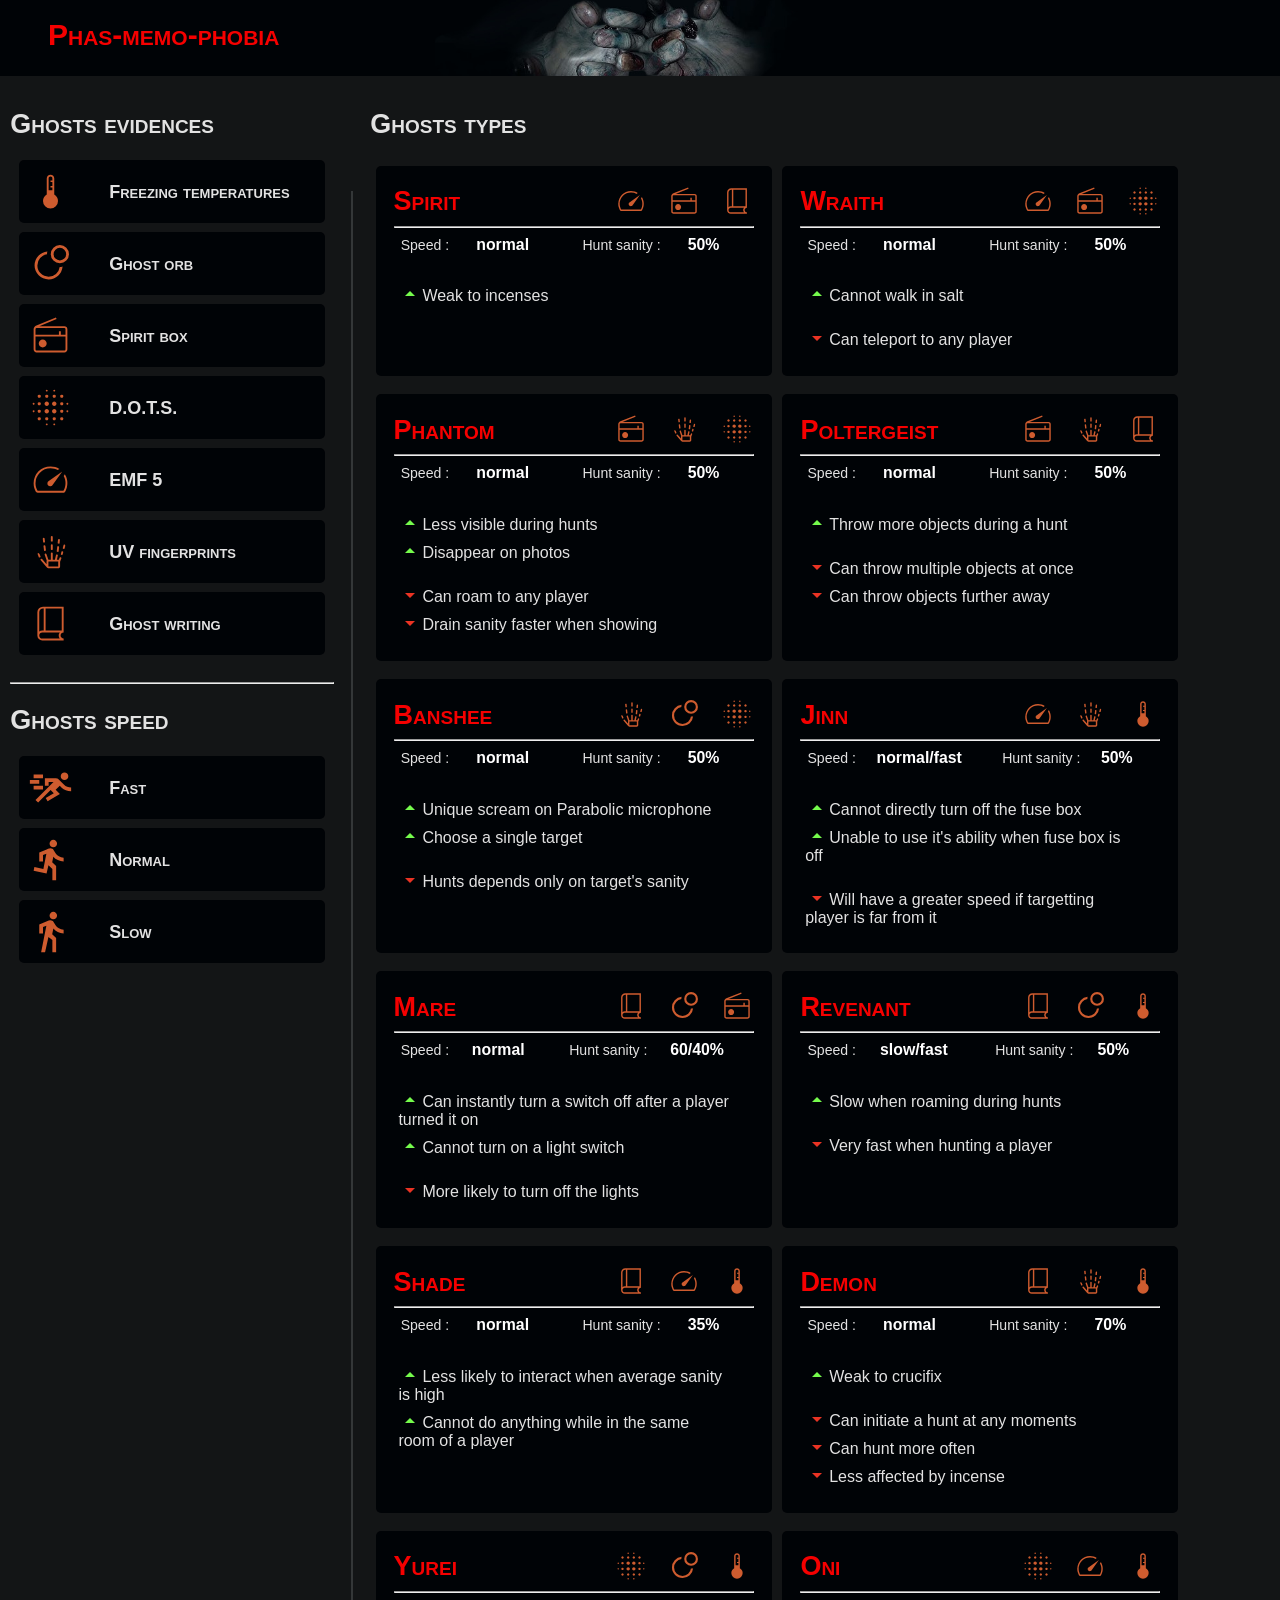
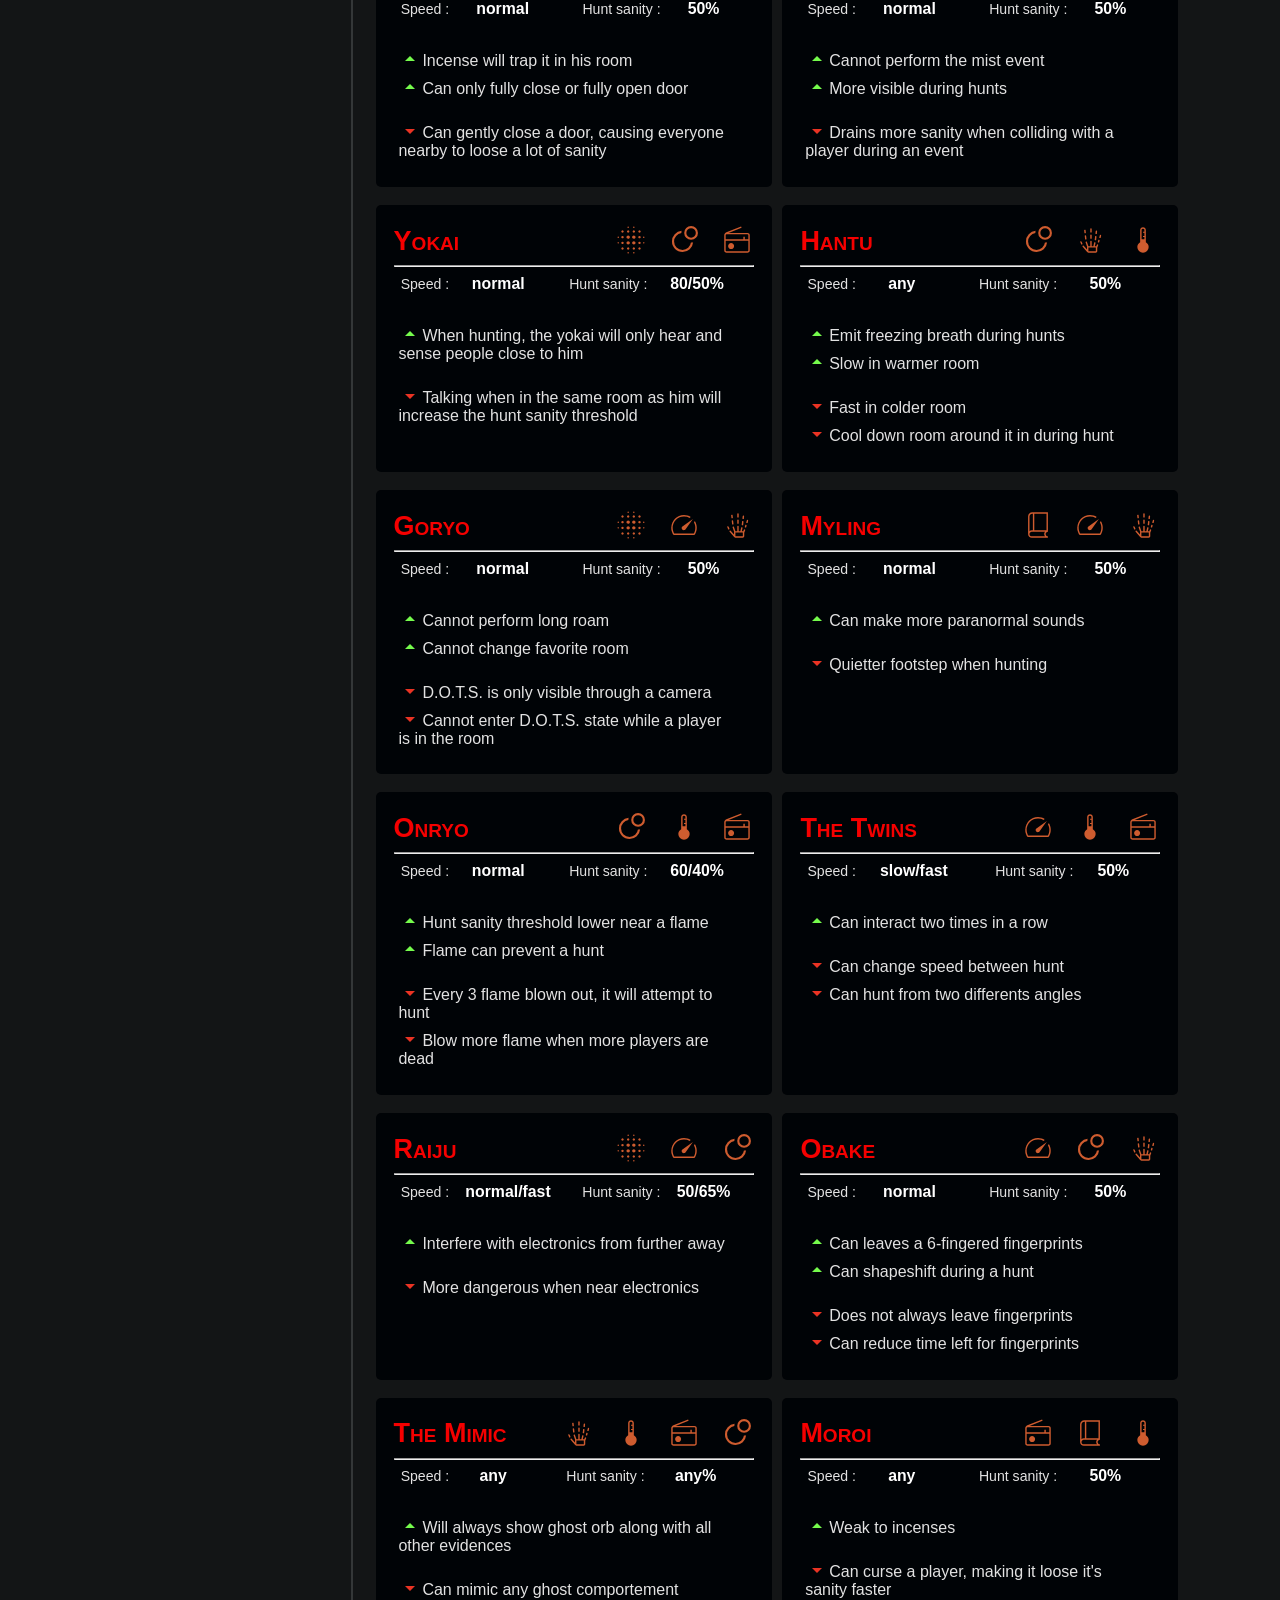
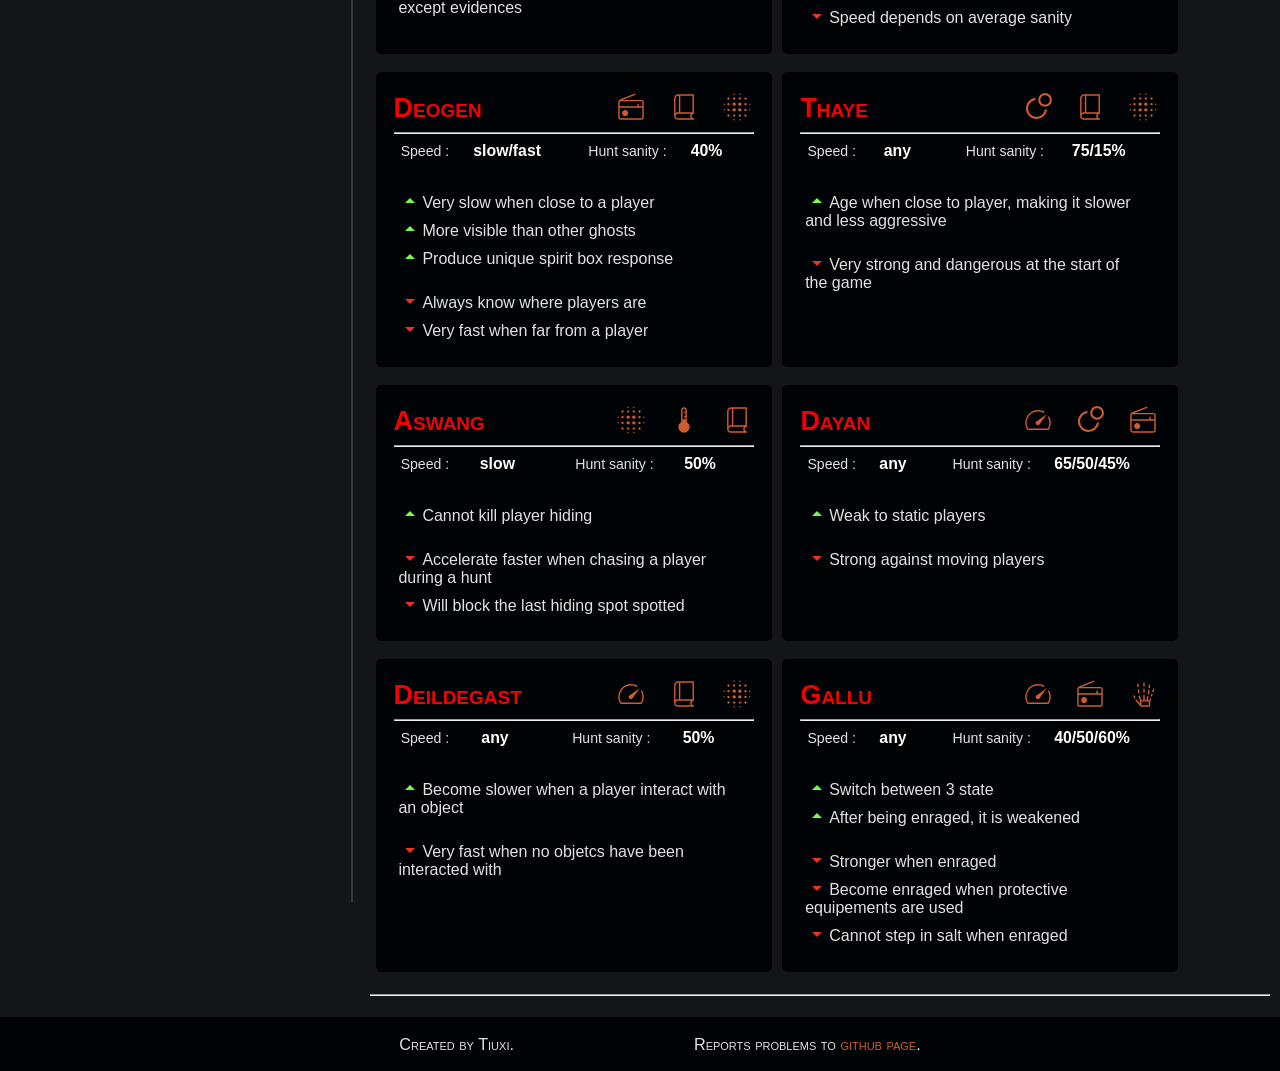
<file: phasmoGuide/index.html>
<!DOCTYPE html>
<html lang="en">
<head>
    <link rel="stylesheet" href="style.css">
    <link rel="stylesheet"
        href="https://fonts.googleapis.com/css2?family=Material+Symbols+Outlined:opsz,wght,FILL,GRAD@24,100,0,0&icon_names=book_2" />
    <script type="module" src="main.js"></script>

    <meta charset="UTF-8">
    <meta name="viewport" content="width=device-width, initial-scale=1.0">
    <link rel="shortcut icon" href="src/selected_book.svg">
    <title>Phas-memo-phobia</title>
</head>
<body>
    <header>
        <h1>Phas-memo-phobia</h1>
    </header>

    <main>
        <aside>
            <h2>Ghosts evidences</h2>
        
            <div id="evidenceSelector">
                <article id="temp">
                    <img src="src/thermometer.svg" alt="thermometer">
                    <p>Freezing temperatures</p>
                </article>
                <article id="orb">
                    <img src="src/orb.svg" alt="orb">
                    <p>Ghost orb</p>
                </article>
                <article id="box">
                    <img src="src/radio.svg" alt="radio">
                    <p>Spirit box</p>
                </article>
                <article id="dots">
                    <img src="src/dots.svg" alt="dots">
                    <p>D.O.T.S.</p>
                </article>
                <article id="emf">
                    <img src="src/emfLevel.svg" alt="emf level">
                    <p>EMF 5</p>
                </article>
                <article id="uv">
                    <img src="src/hand.svg" alt="hand">
                    <p>UV fingerprints</p>
                </article>
                <article id="book">
                    <img src="src/book.svg" alt="book">
                    <p>Ghost writing</p>
                </article>
            </div>

            <hr>
            <h2>Ghosts speed</h2>
            <div id="speedSelector">
                <article id="fast">
                    <img src="src/fastWalk.svg" alt="fastWalk">
                    <p>Fast</p>
                </article>
                <article id="normal">
                    <img src="src/normalWalk.svg" alt="normalWalk">
                    <p>Normal</p>
                </article>
                <article id="slow">
                    <img src="src/slowWalk.svg" alt="slowWalk">
                    <p>Slow</p>
                </article>
            </div>
        </aside>

        <span class="hr"><p></p></span>
        
        <section>
            <h2>Ghosts types</h2>
            <div id="ghostsContainer"></div>
            <hr>
            <div id="eliminatedGhosts"></div>
        </section>
    </main>

    <div id="details">
        <article>
            <section class="title">
                <h2></h2>
                <ul></ul>
                <button></button>
            </section>
            <section class="misc">
                <section class="speed"></section>
                <div class="hr"><p></p></div>
                <section class="huntSanity"></section>
                <div class="hr"><p></p></div>
                <section class="forcedEv"></section>
            </section>

            <hr>
            <h3>Traits / abilities :</h3>
            <section class="traits">

            </section>

            <hr>
            <h3>Strategies :</h3>
            <section class="strats">

            </section>
        </article>
    </div>

    <footer>
        <ul>
            <li>Created by Tiuxi.</li>
            <li>Reports problems to <a href="https://github.com/Tiuxi/Tiuxi.github.io" target="_blank">github page</a>.</li>
        </ul>
    </footer>
</body>
</html>
</file>
<file: phasmoGuide/style.css>
:root {
    --text-color: #e2e2e2;
    --background-color: #131516;
    --header-color: #000306;
    --background-second: #343738;
    --primary-color: #ce5c2f;
    --secondary-color: #565a1e81;
    --accent-color: #f50000;
}

a:link,
a:visited,
a:active {
    text-decoration: none;
    color: var(--primary-color);
}

a:hover {
    text-decoration: underline;
    color: var(--accent-color);
}

.hr {
    display: flex;
    align-items: center;
    justify-content: center;

    & > p {
        border-left: solid 2px var(--background-second);
        height: 95%;
    }
}

body {
    margin: 0;
    color: var(--text-color);
    background-color: var(--background-color);
    font: small-caps 400 18px/1 sans-serif;

    & > header {
        display: flex;
        background-color: var(--header-color);
        background-image: url(src/phasmo.jpg);
        background-size: auto 14em;
        background-repeat: no-repeat;
        background-position: center;
        height: 4.2em;

        & > h1 {
            margin-left: 3rem;
            font: small-caps bold 30px/1 sans-serif;
            color: var(--accent-color);
        }
    }

    & > main {
        min-height: calc(100vh - 4.2em - 3em);

        display: grid;
        grid-template-columns: 18em 2em calc(97vw - 19em);
        justify-content: center;
        padding-left: 2vw;
        padding-right: 2vw;
        padding-top: 1vw;
        padding-bottom: 1vw;

        & > aside {

            /* & > h2 {} */

            & > hr {
                margin-top: 1.5em;
            }

            & > div {
                & > article {
                    display: flex;
                    gap: 2em;
                    align-items: center;
                    margin: .5em;
                    background-color: var(--header-color);
                    border-radius: 5px;
                    padding: 0.5em;
                    height: 2.5em;
                    font-weight: bolder;
                    cursor: pointer;
                    transition: 0.2s;

                    & > img {
                        height: 2.5em;
                    }
                }

                & > .selected {
                    color: var(--accent-color);
                    background-color: var(--header-color);
                }
            }
        }

        & > section {

            /* & > h2 {} */

            & > #ghostsContainer > div > article {
                background-color: var(--header-color);
            }

            & > #eliminatedGhosts > div > article {
                background-color: var(--background-second);
            }

            & > div {
                display: flex;
                flex-wrap: wrap;

                & > div {
                    & > article {
                        height: calc(100% - 3em);
                        margin: 0.3em;
                        border-radius: 5px;
                        padding: 1em;
                        width: 20em;
                        cursor: pointer;

                        & > .title {
                            display: flex;
                            justify-content: space-between;
                            align-items: center;

                            & > h3 {
                                margin: 0;
                                font-size: 1.5em;
                                color: var(--accent-color);
                            }

                            & > ul {
                                margin: 0;
                                display: flex;
                                gap: 1.5em;
                                list-style: none;
                                font-size: 0.7em;
                                padding-left: 0;

                                & > li > img {
                                    height: 2.7em;
                                }
                            }
                        }

                        & > hr {
                            margin-top: 0.3em;
                            margin-bottom: 0;
                        }

                        & > .baseInfos {
                            display: flex;
                            align-items: center;
                            justify-content: space-between;
                            margin: 0;

                            & > p {
                                margin: 0.5em;
                                font:
                                    0.88rem "Fira Sans",
                                    sans-serif;
                            }

                            & .speed, & .sanity {
                                margin-top: 0.5em;
                                font-size: 0.88em;
                                font-weight: bolder;
                                color: #fff;
                            }
                        }

                        & > .infos {
                            font:
                                1rem "Fira Sans",
                                sans-serif;

                            & > ul {
                                padding-left: 0.3em;
                                padding-right: 1.5em;
                            }

                            & > .power {
                                & > li {
                                    list-style: none;
                                }

                                & > li::before {
                                    content: "";
                                    display: inline-block;
                                    height: 1.5em;
                                    width: 1.5em;
                                    background-image: url(src/power.svg);
                                    background-position: center;
                                    background-position-y: 0.3em;
                                }
                            }

                            & > .weakness {
                                & > li {
                                    list-style: none;
                                }

                                & > li::before {
                                    content: "";
                                    display: inline-block;
                                    height: 1.5em;
                                    width: 1.5em;
                                    background-image: url(src/weakness.svg);
                                    background-position: center;
                                    background-position-y: 0.3em;
                                }
                            }
                        }
                    }
                }
            }
        }
    }

    & > #details {
        position: fixed;
        top: 0;
        left: 0;
        height: 100%;
        width: 100%;
        background-color: rgba(0, 0, 0, 0.5);
        display: flex;
        justify-content: center;
        align-items: center;

        & > article {
            background-color: var(--background-color);
            height: fit-content;
            width: 80vw;
            padding: 2em;

            & > .title {
                display: grid;
                grid-template-columns: 22em calc(100% - 25em) 3em;
                align-items: center;
                margin-bottom: 1em;

                & > h2 {
                    text-align: center;
                    font-size: 4em;
                    margin: 0;
                    color: var(--accent-color);
                }

                & > ul {
                    display: grid;
                    grid-template-columns: 33% 33% 33%;
                    list-style: none;
                    align-items: center;
                    padding-right: 10%;
                    padding-left: 10%;
                    margin: 0;

                    & > li {
                        text-align: center;

                        & > img {
                            width: 3em;
                        }
                    }
                }

                & > button {
                    margin-bottom: auto;
                    background-color: var(--background-color);
                    border: 0;
                    height: 4em;
                    width: 4em;
                    background-image: url(src/close.svg);
                    background-size: 4em 4em;
                }
            }

            & > .misc {
                display: grid;
                grid-template-columns: 33% 1em 33% 1em 33%;
                justify-content: center;
                margin-bottom: 0.5em;

                & > section {
                    display: flex;
                    justify-content: center;
                    font-size: 1.1em;
                    font:
                        1.1rem "Fira Sans",
                        sans-serif;

                    & > .value {
                        font-weight: bolder;
                        font-size: 1.15em;
                        margin-left: 1em;
                    }
                }
            }

            & > .traits,
            & > .strats {
                font:
                    1.2rem "Fira Sans",
                    sans-serif;

                & li {
                    margin: 0.4em;
                }
            }

            & > h3 {
                font-size: 2rem;
                font-weight: bolder;
            }
        }
    }

    & > footer {
        margin: 0;
        background-color: var(--header-color);

        & > ul {
            margin: 0;
            display: flex;
            gap: 10em;
            align-items: center;
            justify-content: center;
            background-color: var(--header-color);
            height: 3em;

            & > li {
                list-style: none;
                font-size: 0.9em;
            }
        }
    }
}

#svgBook {
    background-color: var(--primary-color);
    -webkit-mask: url(src/book.svg) no-repeat center;
    mask: url(src/book.svg) no-repeat center;
    width: 10em;
}
</file>
